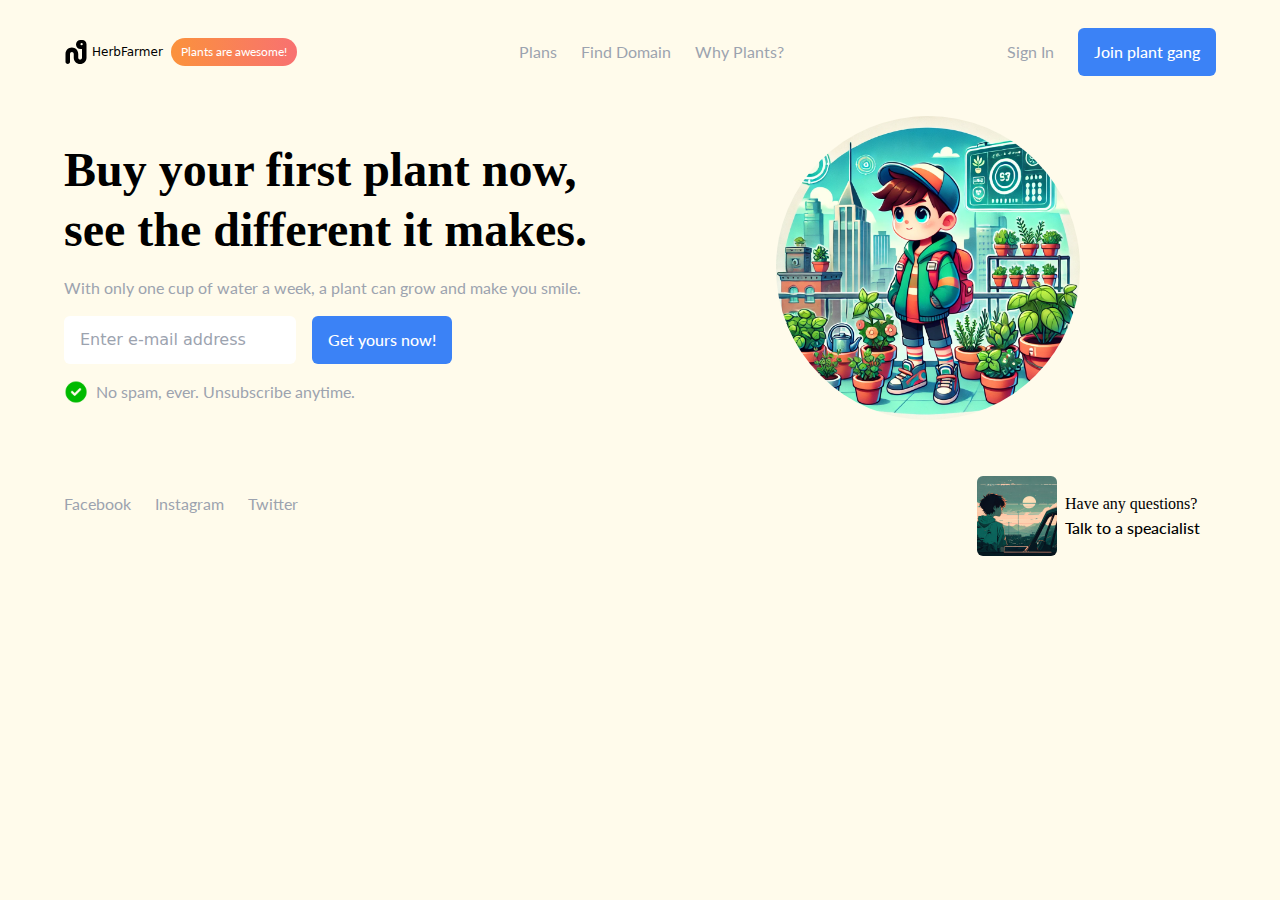
<file: html/redirection/tailwindcss.html>
<!DOCTYPE html>
<html lang="en">
<head>
  <meta charset="UTF-8">
  <meta name="viewport" content="width=device-width, initial-scale=1.0">
  <title>Tailwind css test</title>
  <link rel="stylesheet" href="styles/tailwind.css?v=1.3">
  <link rel="stylesheet" href="https://cdnjs.cloudflare.com/ajax/libs/font-awesome/6.5.2/css/all.min.css">
</head>

<body class="bg-amber-50">
  <div class="min-h-screen px-6 py-3 md:px-10 md:py-7 lg:px-16">
    <header class="flex justify-between">
      <div class="flex items-center justify-center gap-2">
        <div class="flex items-center justify-center">
          <img class="object-scale-down h-6 w-6" src="Assets/worm-solid.svg" alt="">
          <h1 class="text-black text-xs pl-1">HerbFarmer</h1>
        </div>
        <button class="bg-gradient-to-r from-orange-400 to-red-400 text-xs text-white px-2.5 py-1.5 rounded-2xl font-lato">Plants are awesome!</button>
      </div>
      <ul class="hidden lg:flex justify-between items-center font-lato text-gray-400 gap-6">
        <li>
          <a href="#">Plans</a>
        </li>
        <li>
          <a href="#">Find Domain</a>
        </li>
        <li>
          <a href="#">Why Plants?</a>
        </li>
      </ul>
      <div class="hidden lg:flex justify-center items-center font-lato gap-6">
          <a href="#" class="text-gray-400 font-lato">Sign In</a>
          <button class="btn">Join plant gang</button>
      </div>
      <div class="lg:hidden">
        <i class="fa-solid fa-bars"></i>
      </div>
    </header>

    <main class="lg:flex">
      <div class="flex items-center justify-center lg:flex-1 lg:order-2">
        <img class="rounded-full px-10 py-10 lg:h-96" src="Assets/CityBoy.webp" alt="">
      </div>
      <div class="space-y-4 mt-16 lg:flex-1 lg:order-1">
        	<h2 class="text-5xl font-bold leading-tight font-playflair">Buy your first plant now, see the different it makes.</h2>
          <p class="font-lato text-gray-400">With only one cup of water a week, a plant can grow and make you smile.</p>
          <form action="" class="flex flex-col gap-4 md:flex-row">
            <input type="email" placeholder="Enter e-mail address" class="rounded-md px-4 py-3 placeholder:text-gray-400"/>
            <button class="btn">Get yours now!</button>
          </form>
          <div class="flex gap-2  items-center">
            <img class="object-scale-down h-6 w-6" src="Assets/check.png" alt="">
            <p class="font-lato text-gray-400">No spam, ever. Unsubscribe anytime.</p>
          </div>

      </div>
    </main>

    <footer class="flex flex-col gap-12 md:flex-row md:justify-between">
      <ul class="flex gap-6 font-lato text-gray-400 pt-8">
        <li>
          <a href="#">Facebook</a>
        </li>
        <li>
          <a href="#">Instagram</a>
        </li>
        <li>
          <a href="#">Twitter</a>
        </li>
      </ul>
      <div class="flex gap-2 items-center px-4 py-4">
          <img class="rounded-md object-cover object-center w-20 h-20" src="Assets/manwithsun.jpg" alt="">
          <div>
            <p class="font-playflair font-thin">Have any questions?</p>
            <a href="#" class="font-lato font-medium">Talk to a speacialist</a>
          </div>
      </div>

    </footer>
  </div>

</body>
</html>
</file>
